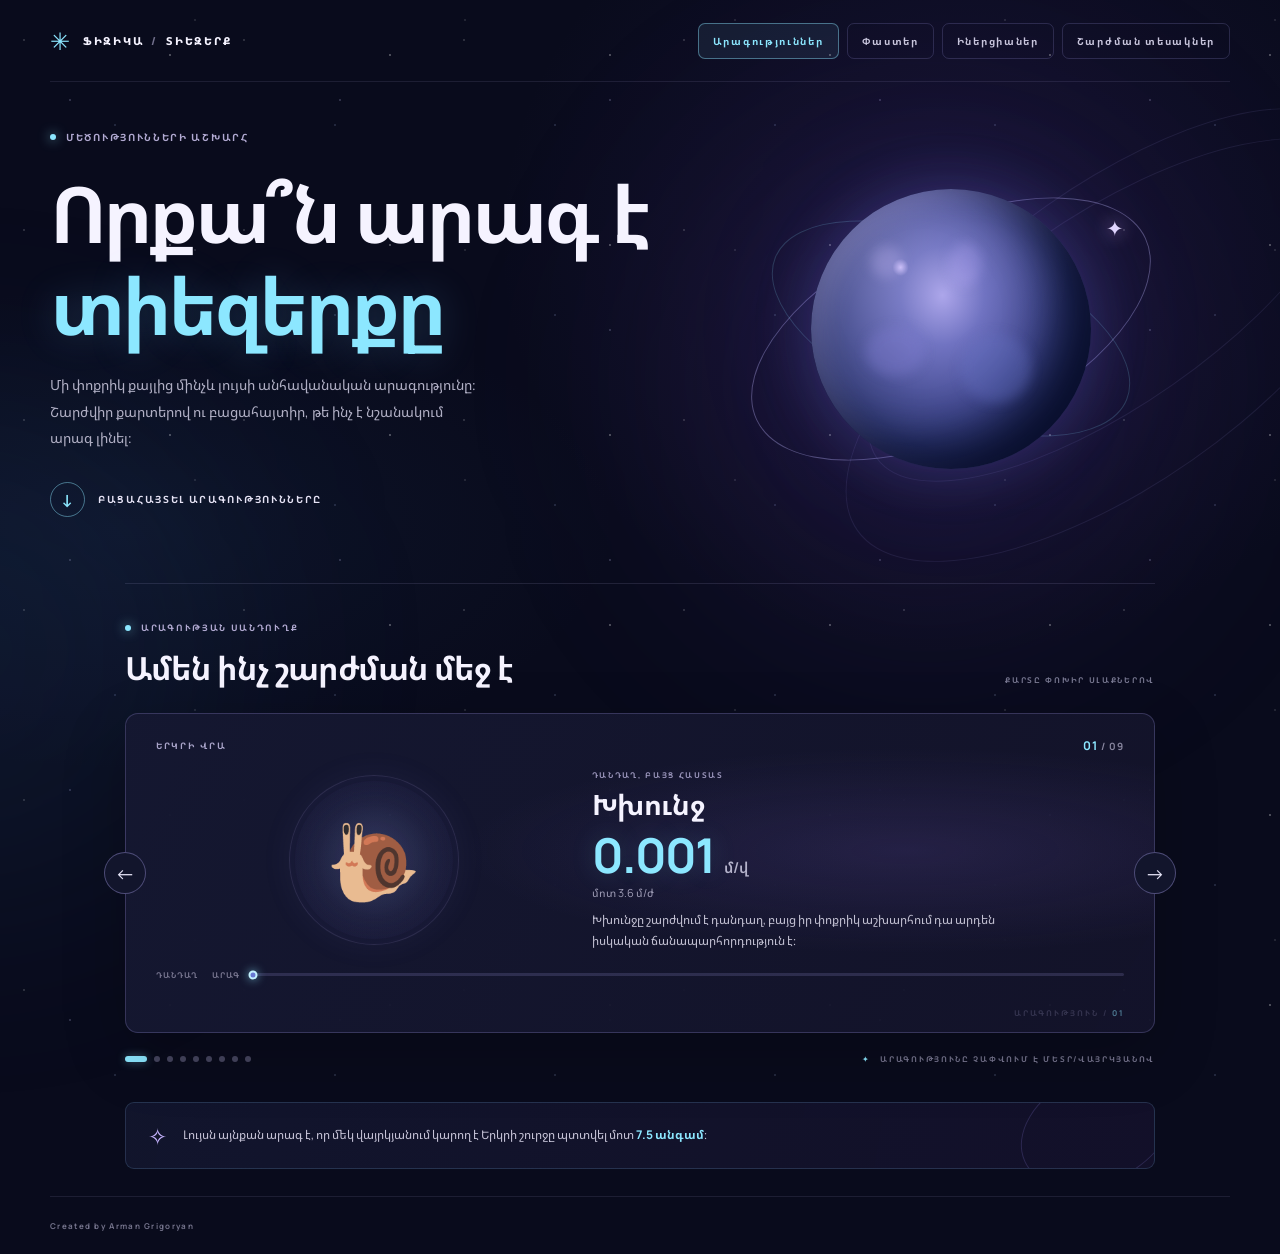
<file: index.html>
<!DOCTYPE html>
<html lang="hy">
  <head>
    <meta charset="UTF-8" />
    <meta name="viewport" content="width=device-width, initial-scale=1.0" />
    <meta
      name="description"
      content="Ճանապարհորդություն տիեզերքում և Երկրի վրա՝ արագությունների աշխարհով։"
    />
    <meta name="theme-color" content="#090b1c" />
    <title>Արագությունների տիեզերք</title>
    <link rel="preconnect" href="https://fonts.googleapis.com" />
    <link rel="preconnect" href="https://fonts.gstatic.com" crossorigin />
    <link
      href="https://fonts.googleapis.com/css2?family=Manrope:wght@400;500;600;700;800&family=Noto+Sans+Armenian:wght@400;500;600;700;800&display=swap"
      rel="stylesheet"
    />
    <link rel="stylesheet" href="style.css" />
    <script src="script.js" defer></script>
  </head>
  <body>
    <div class="universe" aria-hidden="true">
      <div class="stars stars-back"></div>
      <div class="stars stars-front"></div>
      <div class="nebula nebula-one"></div>
      <div class="nebula nebula-two"></div>
      <div class="orbit orbit-one"></div>
      <div class="orbit orbit-two"></div>
    </div>

    <header class="topbar">
      <a class="brand" href="index.html" aria-label="Արագությունների տիեզերք՝ գլխավոր էջ">
        <span class="brand-mark" aria-hidden="true">✳</span>
        <span>ՖԻԶԻԿԱ <span class="brand-divider">/</span> ՏԻԵԶԵՐՔ</span>
      </a>
      <nav class="top-nav" aria-label="Գլխավոր նավիգացիա">
        <a class="top-link" href="index.html#journey" aria-current="page">Արագություններ</a>
        <a class="top-link" href="facts.html">Փաստեր</a>
        <a class="top-link" href="inertia.html">Իներցիաներ</a>
        <a class="top-link" href="motion.html">Շարժման տեսակներ</a>
      </nav>
    </header>

    <main>
      <section class="hero" aria-labelledby="page-title">
        <div class="hero-copy">
          <p class="eyebrow"><span class="eyebrow-dot"></span> ՄԵԾՈՒԹՅՈՒՆՆԵՐԻ ԱՇԽԱՐՀ</p>
          <h1 id="page-title">Որքա՞ն արագ է<br /><span>տիեզերքը</span></h1>
          <p class="hero-description">
            Մի փոքրիկ քայլից մինչև լույսի անհավանական արագությունը։
            Շարժվիր քարտերով ու բացահայտիր, թե ինչ է նշանակում արագ լինել։
          </p>
          <a class="explore-link" href="#journey">
            <span class="explore-icon" aria-hidden="true">↓</span>
            <span>ԲԱՑԱՀԱՅՏԵԼ ԱՐԱԳՈՒԹՅՈՒՆՆԵՐԸ</span>
          </a>
        </div>

        <div class="hero-visual" aria-hidden="true">
          <div class="planet-ring ring-outer"></div>
          <div class="planet-ring ring-inner"></div>
          <div class="planet">
            <div class="planet-glow"></div>
            <div class="planet-surface"></div>
          </div>
          <div class="planet-satellite">✦</div>
        </div>
      </section>

      <section class="journey" id="journey" aria-labelledby="journey-title">
        <div class="section-heading">
          <div>
            <p class="eyebrow"><span class="eyebrow-dot"></span> ԱՐԱԳՈՒԹՅԱՆ ՍԱՆԴՈՒՂՔ</p>
            <h2 id="journey-title">Ամեն ինչ շարժման մեջ է</h2>
          </div>
          <p class="section-note">ՔԱՐՏԸ ՓՈԽԻՐ ՍԼԱՔՆԵՐՈՎ</p>
        </div>

        <div class="carousel" aria-roledescription="կարուսել" aria-label="Արագությունների քարտեր">
          <div class="card-stage" id="card-stage" aria-live="polite" aria-atomic="true">
            <article class="speed-card" id="speed-card">
              <div class="card-topline">
                <span class="card-category" id="card-category">ԵՐԿՐԻ ՎՐԱ</span>
                <span class="card-count" id="card-count">01 <span>/ 09</span></span>
              </div>
              <div class="card-content">
                <div class="speed-illustration" id="card-illustration" aria-hidden="true">🐌</div>
                <div class="speed-info">
                  <p class="card-kicker" id="card-kicker">ԴԱՆԴԱՂ, ԲԱՅՑ ՀԱՍՏԱՏ</p>
                  <h3 id="card-title">Խխունջ</h3>
                  <div class="speed-reading">
                    <span class="speed-value" id="card-value">0.001</span>
                    <span class="speed-unit">մ/վ</span>
                  </div>
                  <p class="speed-conversion" id="card-conversion">մոտ 3.6 մ/ժ</p>
                  <p class="card-fact" id="card-fact">
                    Խխունջը շարժվում է դանդաղ, բայց իր փոքրիկ աշխարհում դա արդեն իսկական ճանապարհորդություն է։
                  </p>
                </div>
              </div>
              <div class="scale-block">
                <div class="scale-labels"><span>ԴԱՆԴԱՂ</span><span>ԱՐԱԳ</span></div>
                <div class="scale-track" role="img" aria-label="Արագության համեմատական ցուցիչ">
                  <span class="scale-fill" id="scale-fill"></span>
                  <span class="scale-marker" id="scale-marker"></span>
                </div>
              </div>
              <div class="card-decoration" aria-hidden="true">ԱՐԱԳՈՒԹՅՈՒՆ / <span id="card-index-decoration">01</span></div>
            </article>
          </div>

          <button class="nav-button nav-previous" id="previous-button" type="button" aria-label="Նախորդ արագությունը">
            <span aria-hidden="true">←</span>
          </button>
          <button class="nav-button nav-next" id="next-button" type="button" aria-label="Հաջորդ արագությունը">
            <span aria-hidden="true">→</span>
          </button>
        </div>

        <div class="carousel-footer">
          <div class="carousel-dots" id="carousel-dots" aria-label="Ընտրել արագությունը"></div>
          <p class="carousel-hint"><span aria-hidden="true">✦</span> ԱՐԱԳՈՒԹՅՈՒՆԸ ՉԱՓՎՈՒՄ Է ՄԵՏՐ/ՎԱՅՐԿՅԱՆՈՎ</p>
        </div>
      </section>

      <section class="light-fact" aria-label="Լույսի արագության մասին">
        <span class="light-fact-icon" aria-hidden="true">✧</span>
        <p>Լույսն այնքան արագ է, որ մեկ վայրկյանում կարող է Երկրի շուրջը պտտվել մոտ <strong>7.5 անգամ</strong>։</p>
        <span class="light-fact-orbit" aria-hidden="true"></span>
      </section>
    </main>

    <footer class="footer">
      <span>Created by Arman Grigoryan</span>
    </footer>
  </body>
</html>
</file>
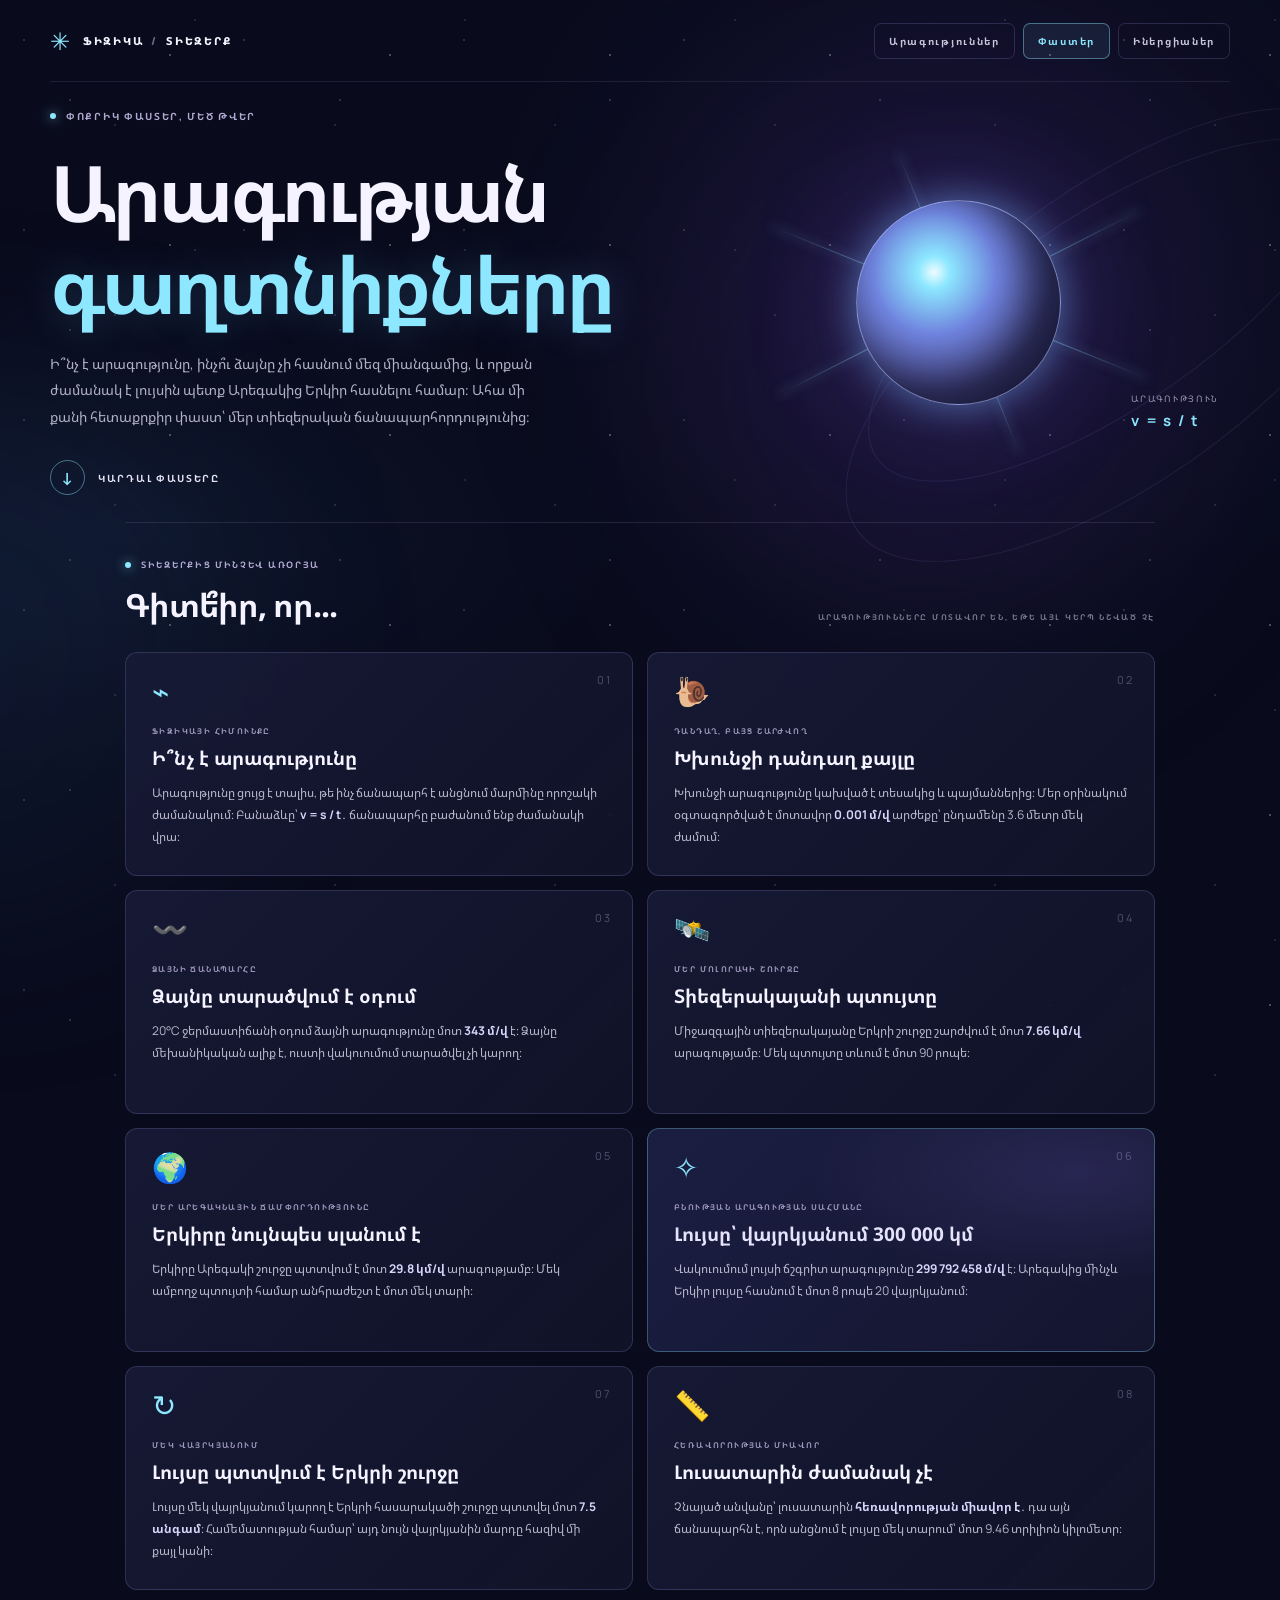
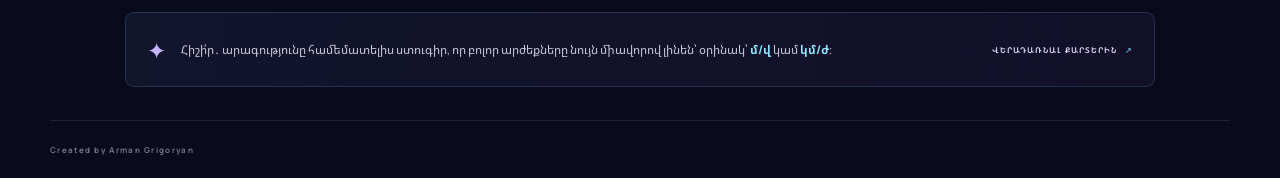
<file: facts.html>
<!DOCTYPE html>
<html lang="hy">
  <head>
    <meta charset="UTF-8" />
    <meta name="viewport" content="width=device-width, initial-scale=1.0" />
    <meta
      name="description"
      content="Հետաքրքիր փաստեր արագության, իներցիայի, ձայնի և լույսի մասին՝ ֆիզիկայի դպրոցական նախագծի համար։"
    />
    <meta name="theme-color" content="#090b1c" />
    <title>Հետաքրքիր փաստեր | Արագությունների տիեզերք</title>
    <link rel="preconnect" href="https://fonts.googleapis.com" />
    <link rel="preconnect" href="https://fonts.gstatic.com" crossorigin />
    <link
      href="https://fonts.googleapis.com/css2?family=Manrope:wght@400;500;600;700;800&family=Noto+Sans+Armenian:wght@400;500;600;700;800&display=swap"
      rel="stylesheet"
    />
    <link rel="stylesheet" href="style.css" />
  </head>
  <body>
    <div class="universe" aria-hidden="true">
      <div class="stars stars-back"></div>
      <div class="stars stars-front"></div>
      <div class="nebula nebula-one"></div>
      <div class="nebula nebula-two"></div>
      <div class="orbit orbit-one"></div>
      <div class="orbit orbit-two"></div>
    </div>

    <header class="topbar">
      <a class="brand" href="index.html" aria-label="Արագությունների տիեզերք՝ գլխավոր էջ">
        <span class="brand-mark" aria-hidden="true">✳</span>
        <span>ՖԻԶԻԿԱ <span class="brand-divider">/</span> ՏԻԵԶԵՐՔ</span>
      </a>
      <nav class="top-nav" aria-label="Գլխավոր նավիգացիա">
        <a class="top-link" href="index.html#journey">Արագություններ</a>
        <a class="top-link" href="facts.html" aria-current="page">Փաստեր</a>
        <a class="top-link" href="inertia.html">Իներցիաներ</a>
      </nav>
    </header>

    <main class="facts-main">
      <section class="facts-hero" aria-labelledby="page-title">
        <div>
          <p class="eyebrow"><span class="eyebrow-dot"></span> ՓՈՔՐԻԿ ՓԱՍՏԵՐ, ՄԵԾ ԹՎԵՐ</p>
          <h1 id="page-title">Արագության<br /><span>գաղտնիքները</span></h1>
          <p class="hero-description">
            Ի՞նչ է արագությունը, ինչո՞ւ ձայնը չի հասնում մեզ միանգամից,
            և որքան ժամանակ է լույսին պետք Արեգակից Երկիր հասնելու համար։
            Ահա մի քանի հետաքրքիր փաստ՝ մեր տիեզերական ճանապարհորդությունից։
          </p>
          <a class="explore-link" href="#facts">
            <span class="explore-icon" aria-hidden="true">↓</span>
            <span>ԿԱՐԴԱԼ ՓԱՍՏԵՐԸ</span>
          </a>
        </div>
        <div class="facts-hero-art" aria-hidden="true">
          <div class="facts-sun"></div>
          <div class="facts-ray ray-one"></div>
          <div class="facts-ray ray-two"></div>
          <div class="facts-ray ray-three"></div>
          <span class="facts-art-label">ԱՐԱԳՈՒԹՅՈՒՆ<br /><strong>v = s / t</strong></span>
        </div>
      </section>

      <section class="facts-section" id="facts" aria-labelledby="facts-title">
        <div class="section-heading">
          <div>
            <p class="eyebrow"><span class="eyebrow-dot"></span> ՏԻԵԶԵՐՔԻՑ ՄԻՆՉԵՎ ԱՌՕՐՅԱ</p>
            <h2 id="facts-title">Գիտե՞իր, որ...</h2>
          </div>
          <p class="section-note">ԱՐԱԳՈՒԹՅՈՒՆՆԵՐԸ ՄՈՏԱՎՈՐ ԵՆ, ԵԹԵ ԱՅԼ ԿԵՐՊ ՆՇՎԱԾ ՉԷ</p>
        </div>

        <div class="facts-grid">
          <article class="fact-card">
            <span class="fact-number">01</span>
            <span class="fact-icon" aria-hidden="true">⌁</span>
            <p class="fact-label">ՖԻԶԻԿԱՅԻ ՀԻՄՈՒՆՔԸ</p>
            <h3>Ի՞նչ է արագությունը</h3>
            <p>Արագությունը ցույց է տալիս, թե ինչ ճանապարհ է անցնում մարմինը որոշակի ժամանակում։ Բանաձևը՝ <strong>v = s / t</strong>․ ճանապարհը բաժանում ենք ժամանակի վրա։</p>
          </article>

          <article class="fact-card">
            <span class="fact-number">02</span>
            <span class="fact-icon" aria-hidden="true">🐌</span>
            <p class="fact-label">ԴԱՆԴԱՂ, ԲԱՅՑ ՇԱՐԺՎՈՂ</p>
            <h3>Խխունջի դանդաղ քայլը</h3>
            <p>Խխունջի արագությունը կախված է տեսակից և պայմաններից։ Մեր օրինակում օգտագործված է մոտավոր <strong>0.001 մ/վ</strong> արժեքը՝ ընդամենը 3.6 մետր մեկ ժամում։</p>
          </article>

          <article class="fact-card">
            <span class="fact-number">03</span>
            <span class="fact-icon" aria-hidden="true">〰️</span>
            <p class="fact-label">ՁԱՅՆԻ ՃԱՆԱՊԱՐՀԸ</p>
            <h3>Ձայնը տարածվում է օդում</h3>
            <p>20°C ջերմաստիճանի օդում ձայնի արագությունը մոտ <strong>343 մ/վ</strong> է։ Ձայնը մեխանիկական ալիք է, ուստի վակուումում տարածվել չի կարող։</p>
          </article>

          <article class="fact-card">
            <span class="fact-number">04</span>
            <span class="fact-icon" aria-hidden="true">🛰️</span>
            <p class="fact-label">ՄԵՐ ՄՈԼՈՐԱԿԻ ՇՈՒՐՋԸ</p>
            <h3>Տիեզերակայանի պտույտը</h3>
            <p>Միջազգային տիեզերակայանը Երկրի շուրջը շարժվում է մոտ <strong>7.66 կմ/վ</strong> արագությամբ։ Մեկ պտույտը տևում է մոտ 90 րոպե։</p>
          </article>

          <article class="fact-card">
            <span class="fact-number">05</span>
            <span class="fact-icon" aria-hidden="true">🌍</span>
            <p class="fact-label">ՄԵՐ ԱՐԵԳԱԿՆԱՅԻՆ ՃԱՄՓՈՐԴՈՒԹՅՈՒՆԸ</p>
            <h3>Երկիրը նույնպես սլանում է</h3>
            <p>Երկիրը Արեգակի շուրջը պտտվում է մոտ <strong>29.8 կմ/վ</strong> արագությամբ։ Մեկ ամբողջ պտույտի համար անհրաժեշտ է մոտ մեկ տարի։</p>
          </article>

          <article class="fact-card fact-card-highlight">
            <span class="fact-number">06</span>
            <span class="fact-icon" aria-hidden="true">✧</span>
            <p class="fact-label">ԲՆՈՒԹՅԱՆ ԱՐԱԳՈՒԹՅԱՆ ՍԱՀՄԱՆԸ</p>
            <h3>Լույսը՝ վայրկյանում 300 000 կմ</h3>
            <p>Վակուումում լույսի ճշգրիտ արագությունը <strong>299 792 458 մ/վ</strong> է։ Արեգակից մինչև Երկիր լույսը հասնում է մոտ 8 րոպե 20 վայրկյանում։</p>
          </article>

          <article class="fact-card">
            <span class="fact-number">07</span>
            <span class="fact-icon" aria-hidden="true">↻</span>
            <p class="fact-label">ՄԵԿ ՎԱՅՐԿՅԱՆՈՒՄ</p>
            <h3>Լույսը պտտվում է Երկրի շուրջը</h3>
            <p>Լույսը մեկ վայրկյանում կարող է Երկրի հասարակածի շուրջը պտտվել մոտ <strong>7.5 անգամ</strong>։ Համեմատության համար՝ այդ նույն վայրկյանին մարդը հազիվ մի քայլ կանի։</p>
          </article>

          <article class="fact-card">
            <span class="fact-number">08</span>
            <span class="fact-icon" aria-hidden="true">📏</span>
            <p class="fact-label">ՀԵՌԱՎՈՐՈՒԹՅԱՆ ՄԻԱՎՈՐ</p>
            <h3>Լուսատարին ժամանակ չէ</h3>
            <p>Չնայած անվանը՝ լուսատարին <strong>հեռավորության միավոր է</strong>․ դա այն ճանապարհն է, որն անցնում է լույսը մեկ տարում՝ մոտ 9.46 տրիլիոն կիլոմետր։</p>
          </article>
        </div>
      </section>

      <section class="facts-callout">
        <span class="light-fact-icon" aria-hidden="true">✦</span>
        <p>Հիշի՛ր․ արագությունը համեմատելիս ստուգիր, որ բոլոր արժեքները նույն միավորով լինեն՝ օրինակ՝ <strong>մ/վ</strong> կամ <strong>կմ/ժ</strong>։</p>
        <a href="index.html#journey">ՎԵՐԱԴԱՌՆԱԼ ՔԱՐՏԵՐԻՆ <span aria-hidden="true">↗</span></a>
      </section>
    </main>

    <footer class="footer">
      <span>Created by Arman Grigoryan</span>
    </footer>
  </body>
</html>
</file>
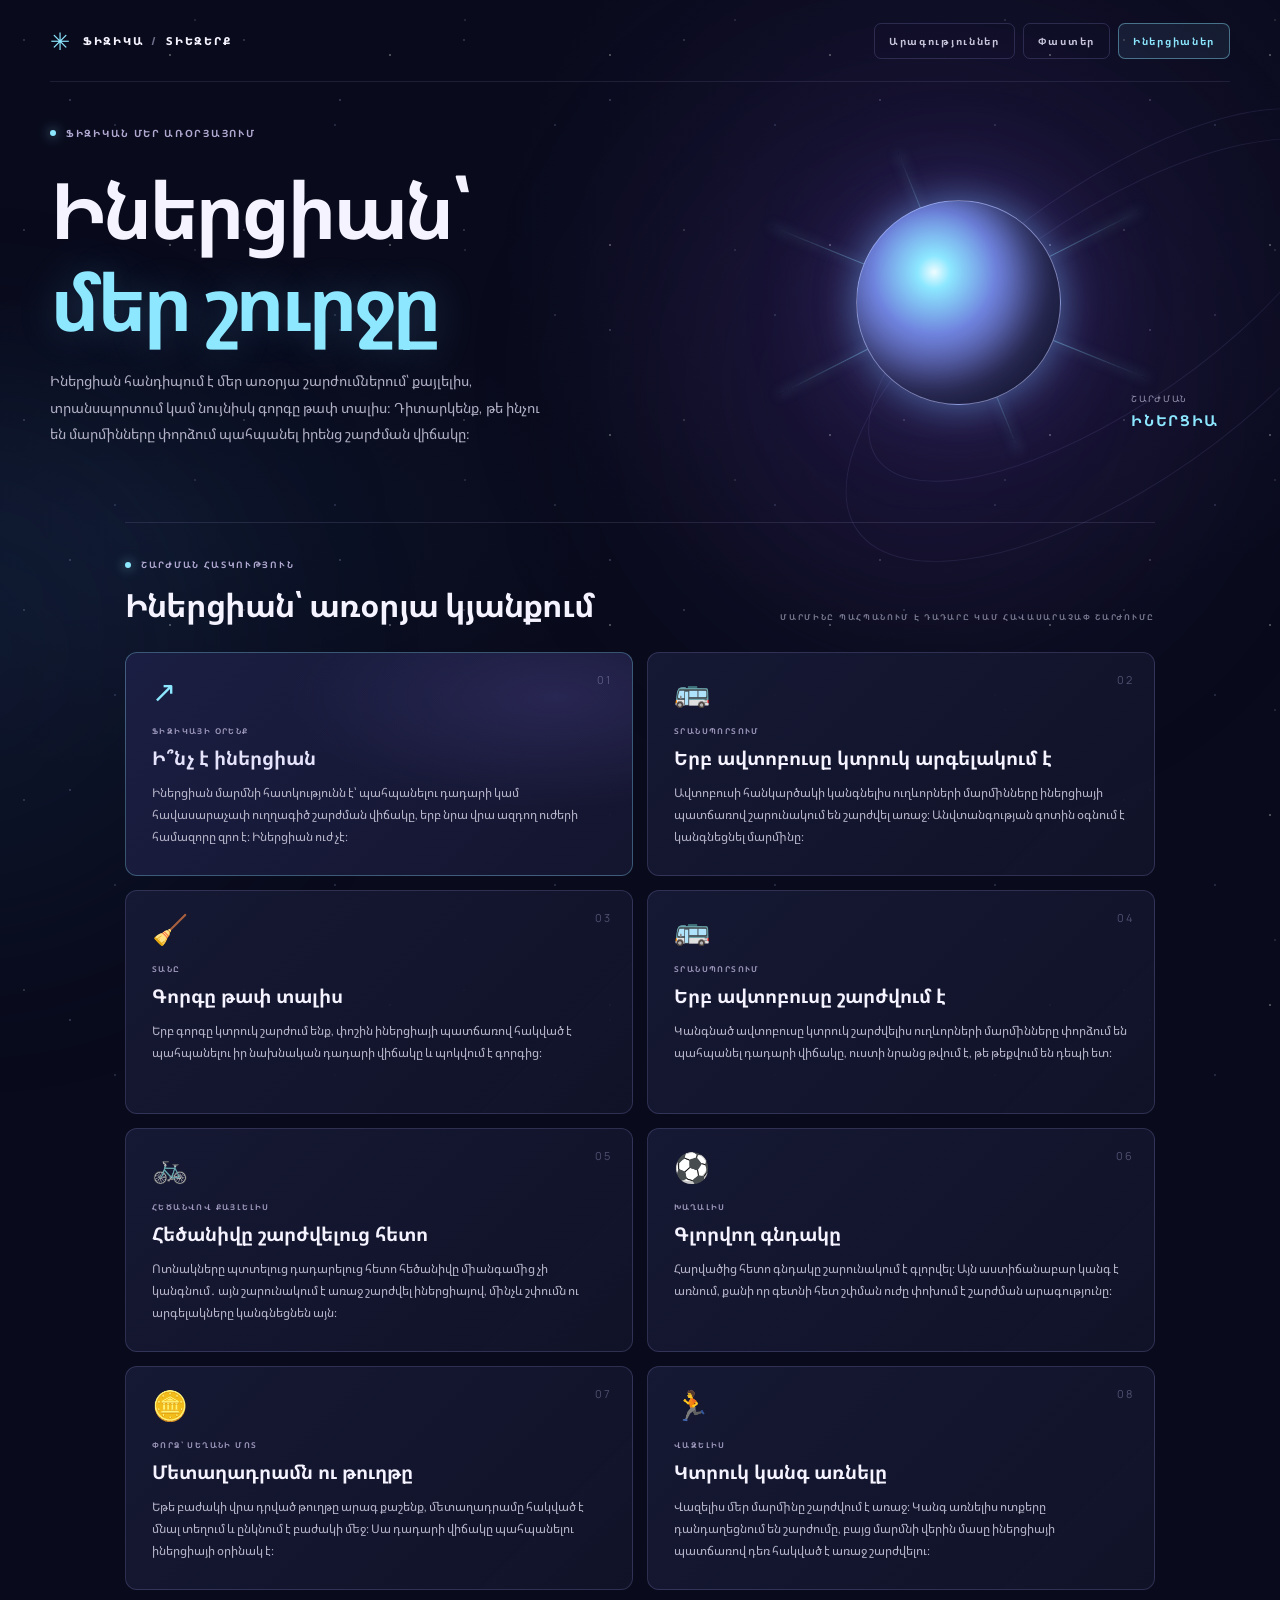
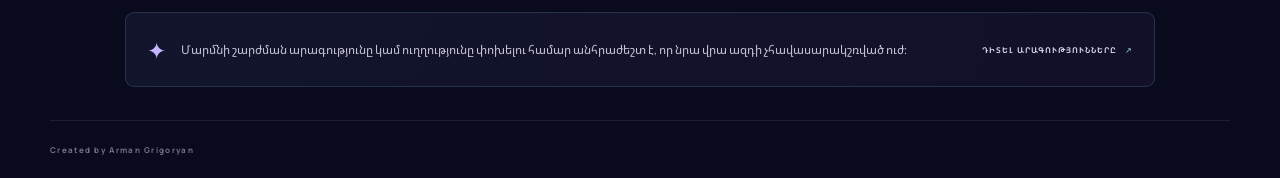
<file: inertia.html>
<!DOCTYPE html>
<html lang="hy">
  <head>
    <meta charset="UTF-8" />
    <meta name="viewport" content="width=device-width, initial-scale=1.0" />
    <meta
      name="description"
      content="Իներցիայի բացատրությունը և առօրյա օրինակները՝ ֆիզիկայի դպրոցական նախագծի համար։"
    />
    <meta name="theme-color" content="#090b1c" />
    <title>Իներցիա | Արագությունների տիեզերք</title>
    <link rel="preconnect" href="https://fonts.googleapis.com" />
    <link rel="preconnect" href="https://fonts.gstatic.com" crossorigin />
    <link
      href="https://fonts.googleapis.com/css2?family=Manrope:wght@400;500;600;700;800&family=Noto+Sans+Armenian:wght@400;500;600;700;800&display=swap"
      rel="stylesheet"
    />
    <link rel="stylesheet" href="style.css" />
  </head>
  <body>
    <div class="universe" aria-hidden="true">
      <div class="stars stars-back"></div>
      <div class="stars stars-front"></div>
      <div class="nebula nebula-one"></div>
      <div class="nebula nebula-two"></div>
      <div class="orbit orbit-one"></div>
      <div class="orbit orbit-two"></div>
    </div>

    <header class="topbar">
      <a class="brand" href="index.html" aria-label="Արագությունների տիեզերք՝ գլխավոր էջ">
        <span class="brand-mark" aria-hidden="true">✳</span>
        <span>ՖԻԶԻԿԱ <span class="brand-divider">/</span> ՏԻԵԶԵՐՔ</span>
      </a>
      <nav class="top-nav" aria-label="Գլխավոր նավիգացիա">
        <a class="top-link" href="index.html#journey">Արագություններ</a>
        <a class="top-link" href="facts.html">Փաստեր</a>
        <a class="top-link" href="inertia.html" aria-current="page">Իներցիաներ</a>
      </nav>
    </header>

    <main class="facts-main">
      <section class="facts-hero" aria-labelledby="page-title">
        <div>
          <p class="eyebrow"><span class="eyebrow-dot"></span> ՖԻԶԻԿԱՆ ՄԵՐ ԱՌՕՐՅԱՅՈՒՄ</p>
          <h1 id="page-title">Իներցիան՝<br /><span>մեր շուրջը</span></h1>
          <p class="hero-description">
            Իներցիան հանդիպում է մեր առօրյա շարժումներում՝ քայլելիս, տրանսպորտում
            կամ նույնիսկ գորգը թափ տալիս։ Դիտարկենք, թե ինչու են մարմինները
            փորձում պահպանել իրենց շարժման վիճակը։
          </p>
        </div>
        <div class="facts-hero-art" aria-hidden="true">
          <div class="facts-sun"></div>
          <div class="facts-ray ray-one"></div>
          <div class="facts-ray ray-two"></div>
          <div class="facts-ray ray-three"></div>
          <span class="facts-art-label">ՇԱՐԺՄԱՆ<br /><strong>ԻՆԵՐՑԻԱ</strong></span>
        </div>
      </section>

      <section class="facts-section" aria-labelledby="inertia-title">
        <div class="section-heading">
          <div>
            <p class="eyebrow"><span class="eyebrow-dot"></span> ՇԱՐԺՄԱՆ ՀԱՏԿՈՒԹՅՈՒՆ</p>
            <h2 id="inertia-title">Իներցիան՝ առօրյա կյանքում</h2>
          </div>
          <p class="section-note">ՄԱՐՄԻՆԸ ՊԱՀՊԱՆՈՒՄ Է ԴԱԴԱՐԸ ԿԱՄ ՀԱՎԱՍԱՐԱՉԱՓ ՇԱՐԺՈՒՄԸ</p>
        </div>

        <div class="facts-grid">
          <article class="fact-card fact-card-highlight">
            <span class="fact-number">01</span>
            <span class="fact-icon" aria-hidden="true">↗</span>
            <p class="fact-label">ՖԻԶԻԿԱՅԻ ՕՐԵՆՔ</p>
            <h3>Ի՞նչ է իներցիան</h3>
            <p>Իներցիան մարմնի հատկությունն է՝ պահպանելու դադարի կամ հավասարաչափ ուղղագիծ շարժման վիճակը, երբ նրա վրա ազդող ուժերի համազորը զրո է։ Իներցիան ուժ չէ։</p>
          </article>

          <article class="fact-card">
            <span class="fact-number">02</span>
            <span class="fact-icon" aria-hidden="true">🚌</span>
            <p class="fact-label">ՏՐԱՆՍՊՈՐՏՈՒՄ</p>
            <h3>Երբ ավտոբուսը կտրուկ արգելակում է</h3>
            <p>Ավտոբուսի հանկարծակի կանգնելիս ուղևորների մարմինները իներցիայի պատճառով շարունակում են շարժվել առաջ։ Անվտանգության գոտին օգնում է կանգնեցնել մարմինը։</p>
          </article>

          <article class="fact-card">
            <span class="fact-number">03</span>
            <span class="fact-icon" aria-hidden="true">🧹</span>
            <p class="fact-label">ՏԱՆԸ</p>
            <h3>Գորգը թափ տալիս</h3>
            <p>Երբ գորգը կտրուկ շարժում ենք, փոշին իներցիայի պատճառով հակված է պահպանելու իր նախնական դադարի վիճակը և պոկվում է գորգից։</p>
          </article>

          <article class="fact-card">
            <span class="fact-number">04</span>
            <span class="fact-icon" aria-hidden="true">🚌</span>
            <p class="fact-label">ՏՐԱՆՍՊՈՐՏՈՒՄ</p>
            <h3>Երբ ավտոբուսը շարժվում է</h3>
            <p>Կանգնած ավտոբուսը կտրուկ շարժվելիս ուղևորների մարմինները փորձում են պահպանել դադարի վիճակը, ուստի նրանց թվում է, թե թեքվում են դեպի ետ։</p>
          </article>

          <article class="fact-card">
            <span class="fact-number">05</span>
            <span class="fact-icon" aria-hidden="true">🚲</span>
            <p class="fact-label">ՀԵԾԱՆՎՈՎ ՔԱՅԼԵԼԻՍ</p>
            <h3>Հեծանիվը շարժվելուց հետո</h3>
            <p>Ոտնակները պտտելուց դադարելուց հետո հեծանիվը միանգամից չի կանգնում․ այն շարունակում է առաջ շարժվել իներցիայով, մինչև շփումն ու արգելակները կանգնեցնեն այն։</p>
          </article>

          <article class="fact-card">
            <span class="fact-number">06</span>
            <span class="fact-icon" aria-hidden="true">⚽</span>
            <p class="fact-label">ԽԱՂԱԼԻՍ</p>
            <h3>Գլորվող գնդակը</h3>
            <p>Հարվածից հետո գնդակը շարունակում է գլորվել։ Այն աստիճանաբար կանգ է առնում, քանի որ գետնի հետ շփման ուժը փոխում է շարժման արագությունը։</p>
          </article>

          <article class="fact-card">
            <span class="fact-number">07</span>
            <span class="fact-icon" aria-hidden="true">🪙</span>
            <p class="fact-label">ՓՈՐՁ՝ ՍԵՂԱՆԻ ՄՈՏ</p>
            <h3>Մետաղադրամն ու թուղթը</h3>
            <p>Եթե բաժակի վրա դրված թուղթը արագ քաշենք, մետաղադրամը հակված է մնալ տեղում և ընկնում է բաժակի մեջ։ Սա դադարի վիճակը պահպանելու իներցիայի օրինակ է։</p>
          </article>

          <article class="fact-card">
            <span class="fact-number">08</span>
            <span class="fact-icon" aria-hidden="true">🏃</span>
            <p class="fact-label">ՎԱԶԵԼԻՍ</p>
            <h3>Կտրուկ կանգ առնելը</h3>
            <p>Վազելիս մեր մարմինը շարժվում է առաջ։ Կանգ առնելիս ոտքերը դանդաղեցնում են շարժումը, բայց մարմնի վերին մասը իներցիայի պատճառով դեռ հակված է առաջ շարժվելու։</p>
          </article>
        </div>
      </section>

      <section class="facts-callout">
        <span class="light-fact-icon" aria-hidden="true">✦</span>
        <p>Մարմնի շարժման արագությունը կամ ուղղությունը փոխելու համար անհրաժեշտ է, որ նրա վրա ազդի չհավասարակշռված ուժ։</p>
        <a href="index.html#journey">ԴԻՏԵԼ ԱՐԱԳՈՒԹՅՈՒՆՆԵՐԸ <span aria-hidden="true">↗</span></a>
      </section>
    </main>

    <footer class="footer">
      <span>Created by Arman Grigoryan</span>
    </footer>
  </body>
</html>
</file>
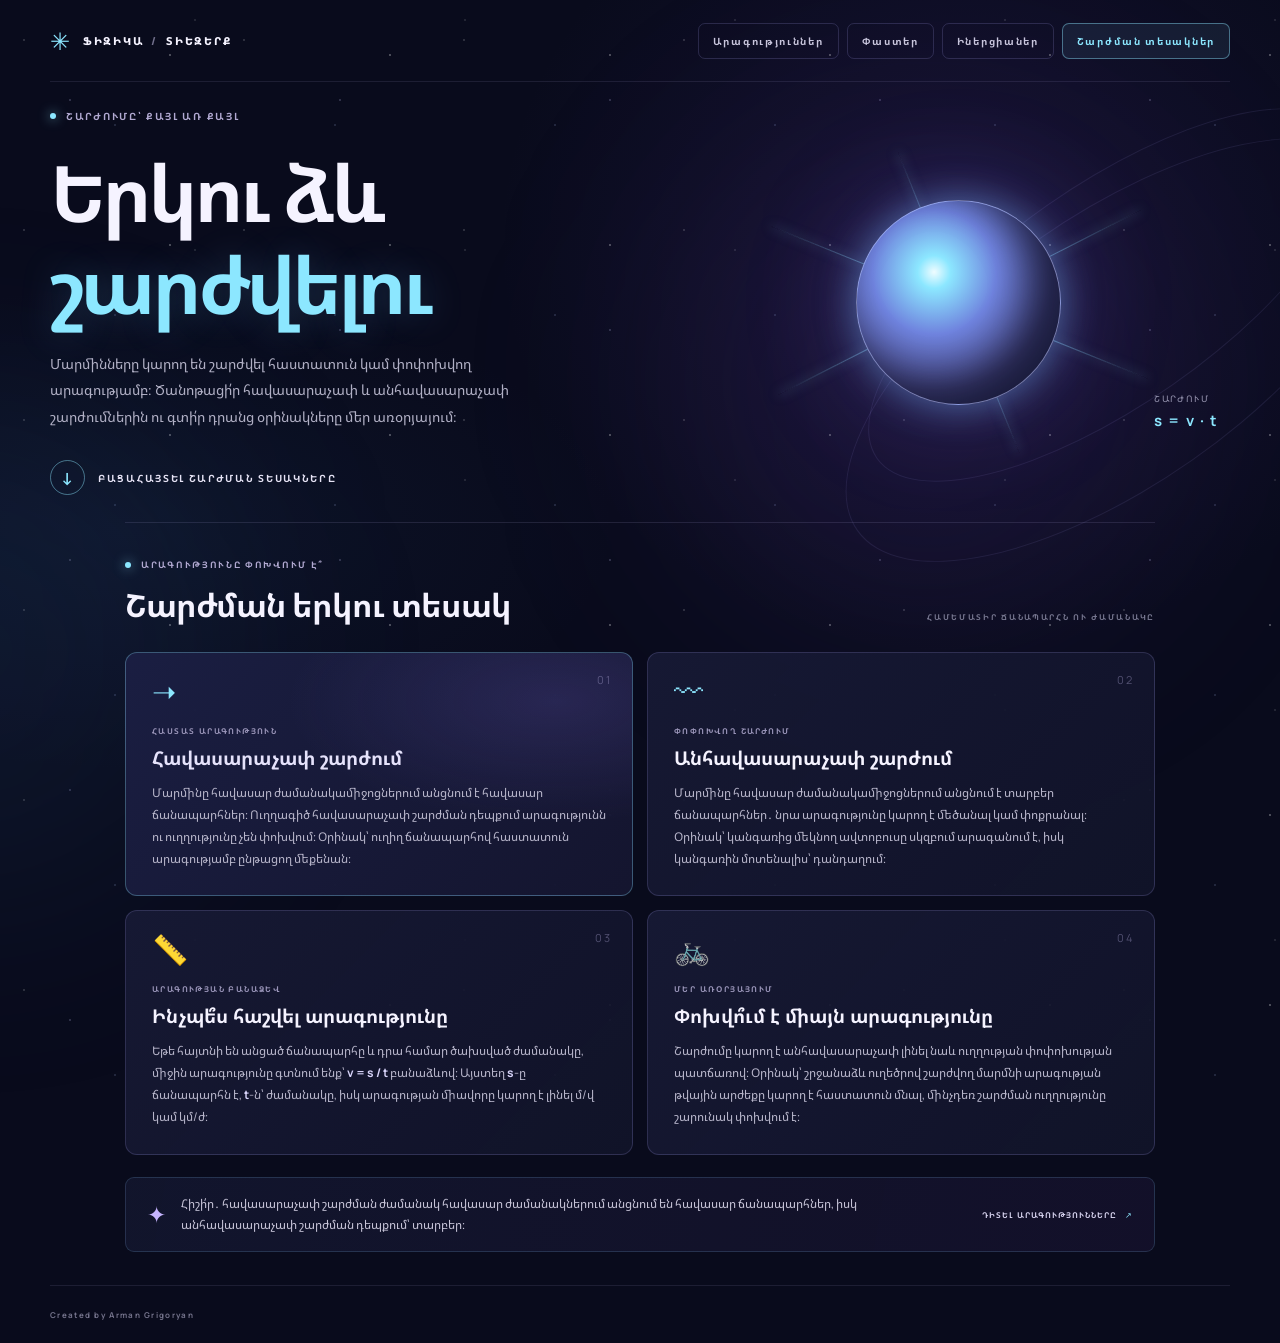
<file: motion.html>
<!DOCTYPE html>
<html lang="hy">
  <head>
    <meta charset="UTF-8" />
    <meta name="viewport" content="width=device-width, initial-scale=1.0" />
    <meta
      name="description"
      content="Իմացիր՝ ինչով են տարբերվում հավասարաչափ և անհավասարաչափ շարժումները, և ինչպես հաշվել արագությունը։"
    />
    <meta name="theme-color" content="#090b1c" />
    <title>Շարժման տեսակները | Արագությունների տիեզերք</title>
    <link rel="preconnect" href="https://fonts.googleapis.com" />
    <link rel="preconnect" href="https://fonts.gstatic.com" crossorigin />
    <link
      href="https://fonts.googleapis.com/css2?family=Manrope:wght@400;500;600;700;800&family=Noto+Sans+Armenian:wght@400;500;600;700;800&display=swap"
      rel="stylesheet"
    />
    <link rel="stylesheet" href="style.css" />
  </head>
  <body>
    <div class="universe" aria-hidden="true">
      <div class="stars stars-back"></div>
      <div class="stars stars-front"></div>
      <div class="nebula nebula-one"></div>
      <div class="nebula nebula-two"></div>
      <div class="orbit orbit-one"></div>
      <div class="orbit orbit-two"></div>
    </div>

    <header class="topbar">
      <a class="brand" href="index.html" aria-label="Արագությունների տիեզերք՝ գլխավոր էջ">
        <span class="brand-mark" aria-hidden="true">✳</span>
        <span>ՖԻԶԻԿԱ <span class="brand-divider">/</span> ՏԻԵԶԵՐՔ</span>
      </a>
      <nav class="top-nav" aria-label="Գլխավոր նավիգացիա">
        <a class="top-link" href="index.html#journey">Արագություններ</a>
        <a class="top-link" href="facts.html">Փաստեր</a>
        <a class="top-link" href="inertia.html">Իներցիաներ</a>
        <a class="top-link" href="motion.html" aria-current="page">Շարժման տեսակներ</a>
      </nav>
    </header>

    <main class="facts-main">
      <section class="facts-hero" aria-labelledby="page-title">
        <div>
          <p class="eyebrow"><span class="eyebrow-dot"></span> ՇԱՐԺՈՒՄԸ՝ ՔԱՅԼ ԱՌ ՔԱՅԼ</p>
          <h1 id="page-title">Երկու ձև<br /><span>շարժվելու</span></h1>
          <p class="hero-description">
            Մարմինները կարող են շարժվել հաստատուն կամ փոփոխվող արագությամբ։
            Ծանոթացի՛ր հավասարաչափ և անհավասարաչափ շարժումներին ու գտի՛ր
            դրանց օրինակները մեր առօրյայում։
          </p>
          <a class="explore-link" href="#motion-types">
            <span class="explore-icon" aria-hidden="true">↓</span>
            <span>ԲԱՑԱՀԱՅՏԵԼ ՇԱՐԺՄԱՆ ՏԵՍԱԿՆԵՐԸ</span>
          </a>
        </div>
        <div class="facts-hero-art" aria-hidden="true">
          <div class="facts-sun"></div>
          <div class="facts-ray ray-one"></div>
          <div class="facts-ray ray-two"></div>
          <div class="facts-ray ray-three"></div>
          <span class="facts-art-label">ՇԱՐԺՈՒՄ<br /><strong>s = v · t</strong></span>
        </div>
      </section>

      <section class="facts-section" id="motion-types" aria-labelledby="motion-title">
        <div class="section-heading">
          <div>
            <p class="eyebrow"><span class="eyebrow-dot"></span> ԱՐԱԳՈՒԹՅՈՒՆԸ ՓՈԽՎՈՒՄ Է՞</p>
            <h2 id="motion-title">Շարժման երկու տեսակ</h2>
          </div>
          <p class="section-note">ՀԱՄԵՄԱՏԻՐ ՃԱՆԱՊԱՐՀՆ ՈՒ ԺԱՄԱՆԱԿԸ</p>
        </div>

        <div class="facts-grid">
          <article class="fact-card fact-card-highlight">
            <span class="fact-number">01</span>
            <span class="fact-icon" aria-hidden="true">➝</span>
            <p class="fact-label">ՀԱՍՏԱՏ ԱՐԱԳՈՒԹՅՈՒՆ</p>
            <h3>Հավասարաչափ շարժում</h3>
            <p>
              Մարմինը հավասար ժամանակամիջոցներում անցնում է հավասար ճանապարհներ։
              Ուղղագիծ հավասարաչափ շարժման դեպքում արագությունն ու ուղղությունը չեն փոխվում։
              Օրինակ՝ ուղիղ ճանապարհով հաստատուն արագությամբ ընթացող մեքենան։
            </p>
          </article>

          <article class="fact-card">
            <span class="fact-number">02</span>
            <span class="fact-icon" aria-hidden="true">〰</span>
            <p class="fact-label">ՓՈՓՈԽՎՈՂ ՇԱՐԺՈՒՄ</p>
            <h3>Անհավասարաչափ շարժում</h3>
            <p>
              Մարմինը հավասար ժամանակամիջոցներում անցնում է տարբեր ճանապարհներ․
              նրա արագությունը կարող է մեծանալ կամ փոքրանալ։ Օրինակ՝ կանգառից
              մեկնող ավտոբուսը սկզբում արագանում է, իսկ կանգառին մոտենալիս՝ դանդաղում։
            </p>
          </article>

          <article class="fact-card">
            <span class="fact-number">03</span>
            <span class="fact-icon" aria-hidden="true">📏</span>
            <p class="fact-label">ԱՐԱԳՈՒԹՅԱՆ ԲԱՆԱՁԵՎ</p>
            <h3>Ինչպե՞ս հաշվել արագությունը</h3>
            <p>
              Եթե հայտնի են անցած ճանապարհը և դրա համար ծախսված ժամանակը, միջին
              արագությունը գտնում ենք՝ <strong>v = s / t</strong> բանաձևով։ Այստեղ
              <strong>s</strong>-ը ճանապարհն է, <strong>t</strong>-ն՝ ժամանակը,
              իսկ արագության միավորը կարող է լինել մ/վ կամ կմ/ժ։
            </p>
          </article>

          <article class="fact-card">
            <span class="fact-number">04</span>
            <span class="fact-icon" aria-hidden="true">🚲</span>
            <p class="fact-label">ՄԵՐ ԱՌՕՐՅԱՅՈՒՄ</p>
            <h3>Փոխվո՞ւմ է միայն արագությունը</h3>
            <p>
              Շարժումը կարող է անհավասարաչափ լինել նաև ուղղության փոփոխության պատճառով։
              Օրինակ՝ շրջանաձև ուղեծրով շարժվող մարմնի արագության թվային արժեքը կարող է
              հաստատուն մնալ, մինչդեռ շարժման ուղղությունը շարունակ փոխվում է։
            </p>
          </article>
        </div>
      </section>

      <section class="facts-callout" aria-label="Շարժման ամփոփում">
        <span class="light-fact-icon" aria-hidden="true">✦</span>
        <p>
          Հիշի՛ր․ հավասարաչափ շարժման ժամանակ հավասար ժամանակներում անցնում են հավասար
          ճանապարհներ, իսկ անհավասարաչափ շարժման դեպքում՝ տարբեր։
        </p>
        <a href="index.html#journey">ԴԻՏԵԼ ԱՐԱԳՈՒԹՅՈՒՆՆԵՐԸ <span aria-hidden="true">↗</span></a>
      </section>
    </main>

    <footer class="footer">
      <span>Created by Arman Grigoryan</span>
    </footer>
  </body>
</html>
</file>
<file: style.css>
:root {
  color-scheme: dark;
  --bg: #090b1c;
  --text: #f5f3ff;
  --muted: #a5a5bf;
  --purple: #a994ff;
  --cyan: #8ce7ff;
  --line: rgba(196, 190, 255, 0.18);
  font-family: "Manrope", "Noto Sans Armenian", sans-serif;
  font-synthesis: none;
  text-rendering: optimizeLegibility;
}

* { box-sizing: border-box; }
html { min-width: 320px; scroll-behavior: smooth; }
body {
  position: relative;
  min-height: 100vh;
  margin: 0;
  overflow-x: hidden;
  background: var(--bg);
  color: var(--text);
}
button, a { font: inherit; }
a { color: inherit; text-decoration: none; }
button:focus-visible, a:focus-visible { outline: 2px solid var(--cyan); outline-offset: 5px; }

.universe {
  position: absolute; inset: 0 0 auto; height: 1100px; overflow: hidden; pointer-events: none;
  background: radial-gradient(ellipse at 75% 22%, rgba(73, 47, 137, .2), transparent 34%),
    radial-gradient(ellipse at 10% 48%, rgba(37, 75, 122, .14), transparent 30%);
}
.stars { position: absolute; inset: 0; background-repeat: repeat; }
.stars-back {
  opacity: .5;
  background-image: radial-gradient(1px 1px at 24px 40px, #fff, transparent),
    radial-gradient(1px 1px at 115px 125px, #b6cbff, transparent),
    radial-gradient(1.5px 1.5px at 170px 55px, #fff, transparent);
  background-size: 220px 190px;
}
.stars-front {
  opacity: .36;
  background-image: radial-gradient(1.5px 1.5px at 70px 100px, #d4ceff, transparent),
    radial-gradient(1px 1px at 195px 20px, #fff, transparent);
  background-size: 270px 230px;
}
.nebula { position: absolute; width: 500px; height: 500px; border-radius: 50%; filter: blur(110px); }
.nebula-one { top: 130px; right: 8%; background: rgba(108, 71, 180, .12); }
.nebula-two { top: 400px; left: -280px; background: rgba(55, 113, 168, .1); }
.orbit {
  position: absolute; top: 185px; right: -115px; width: 570px; height: 220px;
  border: 1px solid rgba(173, 162, 255, .1); border-radius: 50%; transform: rotate(-35deg);
}
.orbit-two { top: 215px; right: -150px; width: 630px; height: 270px; transform: rotate(-35deg); }
.topbar, main, .footer { position: relative; z-index: 1; }
.topbar {
  display: flex; width: min(1180px, calc(100% - 80px)); height: 82px;
  align-items: center; justify-content: space-between; margin: 0 auto;
  border-bottom: 1px solid rgba(201, 196, 255, .1);
}
.brand { display: inline-flex; gap: 11px; align-items: center; font-size: 11px; font-weight: 800; letter-spacing: 1.8px; }
.brand-mark { color: var(--cyan); font-size: 24px; line-height: 1; }
.brand-divider { padding: 0 4px; color: #74728e; }
.top-link, .section-note, .eyebrow, .explore-link, .card-category, .card-kicker,
.scale-labels, .carousel-hint, .footer { font-size: 10px; font-weight: 700; letter-spacing: 1.7px; }
.top-nav { display: flex; gap: 8px; align-items: center; }
.top-link {
  display: inline-flex; min-height: 36px; align-items: center; justify-content: center;
  padding: 0 14px; border: 1px solid rgba(178, 170, 255, .18); border-radius: 7px;
  color: #c9c6dd; transition: color 180ms ease, border-color 180ms ease, background 180ms ease;
}
.top-link[aria-current="page"] { border-color: rgba(140, 231, 255, .42); background: rgba(140, 231, 255, .08); color: var(--cyan); }
.top-link:hover, .explore-link:hover { color: var(--cyan); }
.hero {
  position: relative; display: grid; width: min(1180px, calc(100% - 80px)); min-height: 493px;
  grid-template-columns: 1fr .9fr; align-items: center; margin: 0 auto;
}
.hero-copy { position: relative; z-index: 1; padding: 17px 0 27px; }
.eyebrow { display: flex; gap: 10px; align-items: center; margin: 0 0 23px; color: #b1a9d1; }
.eyebrow-dot { width: 6px; height: 6px; border-radius: 50%; background: var(--cyan); box-shadow: 0 0 12px rgba(140, 231, 255, .8); }
h1, h2, h3, p { margin-top: 0; }
h1 {
  margin-bottom: 21px; font-family: "Noto Sans Armenian", "Manrope", sans-serif;
  font-size: clamp(48px, 6.2vw, 78px); font-weight: 700; letter-spacing: -4px; line-height: 1.18;
}
h1 span { color: var(--cyan); text-shadow: 0 0 38px rgba(115, 198, 255, .22); }
.hero-description { max-width: 435px; margin-bottom: 30px; color: #b0afc4; font-size: 14px; line-height: 1.9; }
.explore-link { display: inline-flex; gap: 13px; align-items: center; color: #e6e3f5; transition: color 180ms ease; }
.explore-icon {
  display: grid; width: 35px; height: 35px; place-items: center;
  border: 1px solid rgba(140, 231, 255, .45); border-radius: 50%; color: var(--cyan); font-size: 17px;
}
.hero-visual { position: relative; display: grid; min-height: 410px; place-items: center; }
.planet {
  position: relative; z-index: 1; width: clamp(190px, 24vw, 280px); aspect-ratio: 1; overflow: hidden;
  border-radius: 50%;
  background: radial-gradient(ellipse at 32% 28%, rgba(207, 190, 255, .88), transparent 3%),
    radial-gradient(ellipse at 47% 38%, #a39ce8 0%, #6669bd 20%, #414890 45%, #212c61 72%, #141b40 100%);
  box-shadow: inset -30px -20px 48px rgba(5, 9, 35, .85), inset 13px 8px 24px rgba(218, 202, 255, .2),
    0 0 55px rgba(119, 110, 238, .25), 0 0 130px rgba(94, 103, 233, .14);
  animation: float 7s ease-in-out infinite;
}
.planet-glow { position: absolute; inset: -30%; background: radial-gradient(ellipse at 35% 35%, rgba(255, 255, 255, .16), transparent 45%); }
.planet-surface {
  position: absolute; inset: 0; opacity: .55;
  background: radial-gradient(ellipse at 30% 58%, rgba(126, 124, 208, .72) 0 10%, transparent 11%),
    radial-gradient(ellipse at 55% 27%, rgba(184, 170, 247, .56) 0 7%, transparent 8%),
    radial-gradient(ellipse at 66% 64%, rgba(100, 112, 194, .65) 0 13%, transparent 14%),
    radial-gradient(ellipse at 27% 26%, rgba(210, 194, 255, .45) 0 5%, transparent 6%);
  filter: blur(6px);
}
.planet-ring {
  position: absolute; width: clamp(280px, 36vw, 430px); height: clamp(140px, 18vw, 210px);
  border: 1px solid rgba(193, 183, 255, .35); border-radius: 50%; transform: rotate(-25deg);
}
.ring-inner { width: clamp(245px, 32vw, 380px); height: clamp(110px, 15vw, 175px); border-color: rgba(140, 231, 255, .19); transform: rotate(22deg); }
.planet-satellite { position: absolute; top: 22%; right: 19%; color: #e4d9ff; font-size: 21px; text-shadow: 0 0 18px #c7a5ff; }
.journey { width: min(1030px, calc(100% - 80px)); margin: 8px auto 0; padding: 37px 0 0; border-top: 1px solid rgba(201, 196, 255, .12); }
.section-heading { display: flex; align-items: end; justify-content: space-between; margin-bottom: 24px; }
.section-heading .eyebrow { margin-bottom: 12px; font-size: 9px; }
h2 { margin-bottom: 0; font-family: "Noto Sans Armenian", "Manrope", sans-serif; font-size: clamp(23px, 3vw, 32px); font-weight: 700; letter-spacing: -1px; }
.section-note { margin: 0 0 4px; color: #777790; font-size: 8px; }
.carousel { position: relative; }
.card-stage { touch-action: pan-y; }
.speed-card {
  position: relative; min-height: 320px; overflow: hidden; padding: 23px 30px 21px;
  border: 1px solid rgba(178, 170, 255, .22); border-radius: 13px;
  background: radial-gradient(ellipse at 76% 43%, rgba(105, 82, 173, .2), transparent 40%),
    linear-gradient(120deg, rgba(21, 24, 49, .97), rgba(20, 20, 43, .93));
  box-shadow: 0 22px 65px rgba(0, 0, 0, .2); transition: opacity 180ms ease, transform 180ms ease;
}
.speed-card.is-changing { opacity: .55; transform: translateY(5px); }
.card-topline, .card-count, .scale-labels, .carousel-footer, .scale-block { display: flex; align-items: center; justify-content: space-between; }
.card-category { color: #aaa5ca; font-size: 9px; }
.card-count { gap: 3px; color: var(--cyan); font-size: 12px; font-weight: 700; letter-spacing: 1px; }
.card-count span { color: #88869f; font-size: 10px; }
.card-content { display: grid; min-height: 201px; grid-template-columns: .9fr 1.1fr; align-items: center; }
.speed-illustration {
  display: grid; width: 170px; height: 170px; place-items: center; justify-self: center;
  border: 1px solid rgba(187, 178, 255, .14); border-radius: 50%;
  background: radial-gradient(circle, rgba(122, 109, 204, .22), rgba(97, 89, 163, .05) 66%, transparent 67%),
    radial-gradient(circle at 50% 50%, rgba(146, 218, 255, .1), transparent 70%);
  box-shadow: inset 0 0 35px rgba(130, 113, 255, .08), 0 0 30px rgba(116, 110, 209, .08);
  font-size: 76px; line-height: 1; transition: transform 180ms ease;
}
.speed-info { padding: 15px 22px 14px 0; }
.card-kicker { margin-bottom: 5px; color: #9a95bb; font-size: 8px; }
h3 { margin-bottom: 2px; font-family: "Noto Sans Armenian", "Manrope", sans-serif; font-size: 28px; font-weight: 700; }
.speed-reading { display: flex; gap: 10px; align-items: baseline; }
.speed-value { color: var(--cyan); font-size: clamp(33px, 5vw, 48px); font-weight: 700; letter-spacing: -2px; line-height: 1.25; text-shadow: 0 0 26px rgba(117, 222, 255, .18); }
.speed-unit { color: #b5b3cb; font-size: 15px; font-weight: 600; }
.speed-conversion { margin: 0 0 9px; color: #9d9bb4; font-size: 11px; }
.card-fact { max-width: 460px; margin: 0; color: #c2c0d2; font-size: 12px; line-height: 1.75; }
.scale-block { gap: 13px; margin-top: 4px; }
.scale-labels { gap: 14px; flex: 0 0 auto; color: #77758f; font-size: 8px; letter-spacing: 1px; }
.scale-track { position: relative; width: 100%; height: 3px; overflow: visible; border-radius: 5px; background: rgba(181, 172, 255, .16); }
.scale-fill { position: absolute; inset: 0 auto 0 0; width: 0; border-radius: inherit; background: linear-gradient(90deg, #8b80e9, var(--cyan)); box-shadow: 0 0 10px rgba(130, 220, 255, .45); transition: width 360ms ease; }
.scale-marker { position: absolute; top: 50%; left: 0; width: 9px; height: 9px; border: 2px solid #c4f2ff; border-radius: 50%; background: #6878d2; box-shadow: 0 0 10px rgba(140, 231, 255, .7); transform: translate(-50%, -50%); transition: left 360ms ease; }
.card-decoration { position: absolute; right: 29px; bottom: 14px; color: rgba(190, 184, 229, .2); font-size: 8px; font-weight: 700; letter-spacing: 2px; }
.card-decoration span { color: rgba(140, 231, 255, .5); }
.nav-button {
  position: absolute; z-index: 2; top: 50%; display: grid; width: 42px; height: 42px; place-items: center;
  border: 1px solid rgba(183, 175, 255, .36); border-radius: 50%; background: #12152c;
  color: #e5e3f6; cursor: pointer; font-size: 20px; transition: color 180ms ease, border-color 180ms ease, background 180ms ease; transform: translateY(-50%);
}
.nav-button:hover { border-color: var(--cyan); background: #1c2340; color: var(--cyan); }
.nav-previous { left: -21px; }
.nav-next { right: -21px; }
.carousel-footer { min-height: 51px; }
.carousel-dots { display: flex; gap: 7px; align-items: center; }
.carousel-dot { width: 6px; height: 6px; padding: 0; border: 0; border-radius: 6px; background: rgba(184, 178, 221, .35); cursor: pointer; transition: width 200ms ease, background 200ms ease; }
.carousel-dot[aria-current="true"] { width: 22px; background: var(--cyan); box-shadow: 0 0 10px rgba(140, 231, 255, .4); }
.carousel-hint { margin: 0; color: #77758f; font-size: 8px; }
.carousel-hint span { padding-right: 6px; color: var(--cyan); }
.light-fact {
  position: relative; display: flex; width: min(1030px, calc(100% - 80px)); min-height: 67px; align-items: center;
  gap: 16px; overflow: hidden; margin: 18px auto 27px; padding: 14px 22px;
  border: 1px solid rgba(136, 207, 255, .17); border-radius: 9px;
  background: linear-gradient(100deg, rgba(57, 65, 120, .18), rgba(89, 54, 133, .13));
}
.light-fact-icon { flex: 0 0 auto; color: #c6b4ff; font-size: 23px; }
.light-fact p { position: relative; z-index: 1; margin: 0; color: #c6c3d7; font-size: 12px; line-height: 1.7; }
.light-fact strong { color: var(--cyan); font-weight: 700; }
.light-fact-orbit { position: absolute; top: -30px; right: -23px; width: 160px; height: 110px; border: 1px solid rgba(161, 146, 255, .18); border-radius: 50%; transform: rotate(-25deg); }
.footer {
  display: flex; width: min(1180px, calc(100% - 80px)); min-height: 58px; align-items: center;
  justify-content: space-between; margin: 0 auto; border-top: 1px solid rgba(201, 196, 255, .1);
  color: #74738b; font-size: 8px; letter-spacing: 1.3px;
}
.footer-star { padding-left: 4px; color: #a99aff; }
.facts-main { padding-bottom: 5px; }
.facts-hero {
  display: grid;
  width: min(1180px, calc(100% - 80px));
  min-height: 440px;
  grid-template-columns: 1fr .85fr;
  align-items: center;
  margin: 0 auto;
}
.facts-hero .hero-description { max-width: 490px; }
.facts-hero-art { position: relative; display: grid; min-height: 360px; place-items: center; }
.facts-sun {
  position: relative;
  z-index: 1;
  width: clamp(130px, 17vw, 205px);
  aspect-ratio: 1;
  border: 1px solid rgba(191, 207, 255, .45);
  border-radius: 50%;
  background: radial-gradient(circle at 38% 35%, #effcff, #8ce7ff 9%, #6f83de 34%, #424179 65%, #252445 100%);
  box-shadow: 0 0 38px rgba(122, 186, 255, .5), 0 0 115px rgba(141, 108, 255, .25), inset -25px -18px 38px rgba(11, 14, 39, .65);
}
.facts-ray {
  position: absolute;
  width: 75%;
  height: 1px;
  background: linear-gradient(90deg, transparent, rgba(140, 231, 255, .85), transparent);
  box-shadow: 0 0 11px rgba(140, 231, 255, .55);
}
.ray-one { transform: rotate(-27deg); }
.ray-two { transform: rotate(22deg); }
.ray-three { width: 60%; transform: rotate(68deg); }
.facts-art-label {
  position: absolute;
  right: 2%;
  bottom: 13%;
  color: #9a98b3;
  font-size: 9px;
  letter-spacing: 1.7px;
  line-height: 1.9;
}
.facts-art-label strong { color: var(--cyan); font-size: 15px; }
.facts-section {
  width: min(1030px, calc(100% - 80px));
  margin: 0 auto;
  padding: 35px 0 0;
  border-top: 1px solid rgba(201, 196, 255, .12);
}
.facts-section .section-heading { margin-bottom: 26px; }
.facts-grid { display: grid; grid-template-columns: repeat(2, minmax(0, 1fr)); gap: 14px; }
.fact-card {
  position: relative;
  min-height: 224px;
  overflow: hidden;
  padding: 24px 26px 25px;
  border: 1px solid rgba(178, 170, 255, .18);
  border-radius: 12px;
  background: linear-gradient(135deg, rgba(23, 26, 53, .95), rgba(18, 20, 42, .9));
  transition: border-color 180ms ease, transform 180ms ease;
}
.fact-card:hover { border-color: rgba(140, 231, 255, .42); transform: translateY(-3px); }
.fact-number { position: absolute; top: 19px; right: 21px; color: rgba(183, 176, 224, .38); font-size: 11px; letter-spacing: 1.5px; }
.fact-icon { display: block; min-height: 43px; color: var(--cyan); font-size: 29px; line-height: 1; }
.fact-label { margin: 5px 0 8px; color: #9b96ba; font-size: 8px; font-weight: 700; letter-spacing: 1.4px; }
.fact-card h3 { margin: 0 28px 9px 0; font-size: 19px; line-height: 1.5; }
.fact-card > p:last-child { max-width: 470px; margin: 0; color: #b7b5ca; font-size: 12px; line-height: 1.85; }
.fact-card strong { color: #d8d4fa; font-weight: 700; }
.fact-card-highlight {
  background: radial-gradient(ellipse at 85% 20%, rgba(103, 87, 183, .22), transparent 44%),
    linear-gradient(135deg, rgba(27, 31, 67, .97), rgba(21, 22, 48, .95));
  border-color: rgba(140, 231, 255, .3);
}
.fact-card-highlight h3 { color: #e5e2fb; }
.facts-callout {
  display: flex;
  width: min(1030px, calc(100% - 80px));
  min-height: 75px;
  align-items: center;
  gap: 15px;
  margin: 22px auto 28px;
  padding: 15px 21px;
  border: 1px solid rgba(136, 207, 255, .17);
  border-radius: 9px;
  background: linear-gradient(100deg, rgba(57, 65, 120, .18), rgba(89, 54, 133, .13));
}
.facts-callout .light-fact-icon { flex: 0 0 auto; }
.facts-callout p { flex: 1; margin: 0; color: #c6c3d7; font-size: 12px; line-height: 1.75; }
.facts-callout strong { color: var(--cyan); }
.facts-callout a { flex: 0 0 auto; color: #d7d3ef; font-size: 8px; font-weight: 700; letter-spacing: 1px; }
.facts-callout a span { padding-left: 5px; color: var(--cyan); }
.footer a { color: inherit; transition: color 180ms ease; }
.footer a:hover { color: var(--cyan); }
@keyframes float {
  0%, 100% { transform: translateY(0); }
  50% { transform: translateY(-9px); }
}
@media (max-width: 820px) {
  .topbar, .hero, .footer { width: min(100% - 40px, 560px); }
  .topbar { height: auto; min-height: 68px; flex-wrap: wrap; gap: 10px; padding: 12px 0; }
  .brand { gap: 8px; font-size: 9px; letter-spacing: 1.3px; }
  .top-nav { width: 100%; gap: 6px; }
  .top-link { min-height: 34px; flex: 1; padding: 0 5px; font-size: 8px; letter-spacing: .3px; }
  .hero { min-height: 670px; grid-template-columns: 1fr; align-content: start; }
  .hero-copy { padding: 47px 0 0; }
  h1 { font-size: clamp(50px, 12vw, 70px); letter-spacing: -3px; }
  .hero-description { max-width: 420px; font-size: 13px; }
  .hero-visual { min-height: 290px; margin-top: -1px; }
  .planet { width: 195px; }
  .planet-ring { width: 310px; height: 150px; }
  .ring-inner { width: 270px; height: 125px; }
  .facts-hero { width: min(100% - 40px, 560px); min-height: 720px; grid-template-columns: 1fr; align-content: start; }
  .facts-hero > div:first-child { padding-top: 47px; }
  .facts-hero-art { min-height: 285px; margin-top: -1px; }
  .facts-sun { width: 160px; }
  .facts-art-label { right: 5%; bottom: 4%; }
  .facts-section { width: calc(100% - 40px); padding-top: 29px; }
  .facts-grid { grid-template-columns: 1fr; gap: 11px; }
  .fact-card { min-height: auto; padding: 21px 20px 23px; }
  .fact-card h3 { font-size: 18px; }
  .facts-callout { width: calc(100% - 40px); align-items: flex-start; flex-wrap: wrap; gap: 10px 13px; padding: 15px 16px; }
  .facts-callout p { flex-basis: calc(100% - 42px); }
  .facts-callout a { margin-left: 38px; }
  .journey, .light-fact { width: calc(100% - 40px); }
  .journey { margin-top: 0; padding-top: 29px; }
  .section-heading { display: block; }
  .section-note { margin-top: 12px; }
  .speed-card { min-height: 375px; padding: 19px 19px 22px; }
  .card-content { min-height: 275px; grid-template-columns: 1fr; align-content: center; justify-items: center; padding: 15px 0; }
  .speed-illustration { width: 112px; height: 112px; margin-bottom: 13px; font-size: 53px; }
  .speed-info { width: 100%; padding: 0; text-align: center; }
  .speed-reading { justify-content: center; }
  .card-fact { max-width: 420px; margin: 0 auto; font-size: 11px; }
  .speed-value { font-size: 39px; }
  .scale-block { gap: 9px; }
  .scale-labels { gap: 7px; font-size: 7px; }
  .nav-button { top: 51%; width: 36px; height: 36px; background: rgba(15, 17, 37, .93); }
  .nav-previous { left: -14px; }
  .nav-next { right: -14px; }
  .carousel-footer { align-items: flex-start; flex-direction: column; justify-content: center; gap: 10px; padding: 13px 0; }
  .light-fact { margin-top: 12px; padding: 14px 16px; }
  .footer { gap: 12px; font-size: 7px; letter-spacing: .8px; }
}
@media (prefers-reduced-motion: reduce) {
  *, *::before, *::after { scroll-behavior: auto !important; animation-duration: .01ms !important; animation-iteration-count: 1 !important; transition-duration: .01ms !important; }
}
</file>
